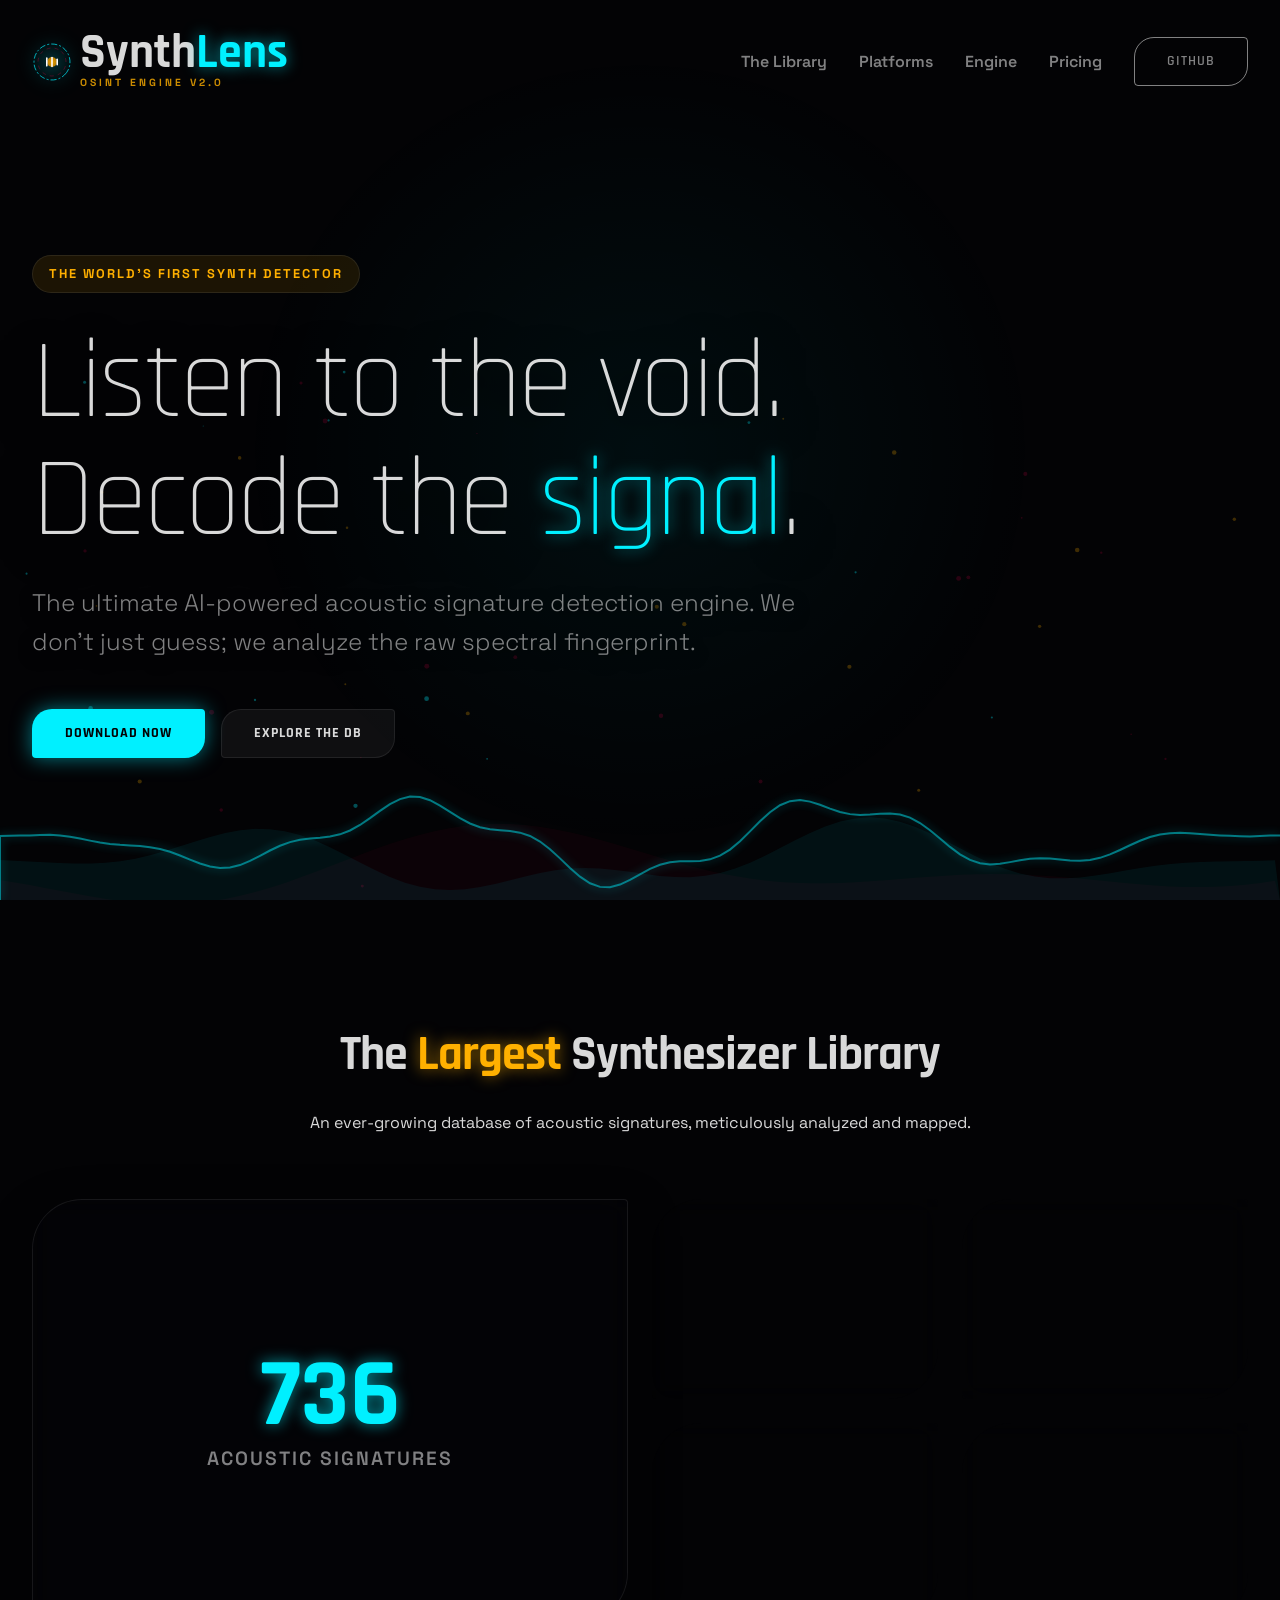
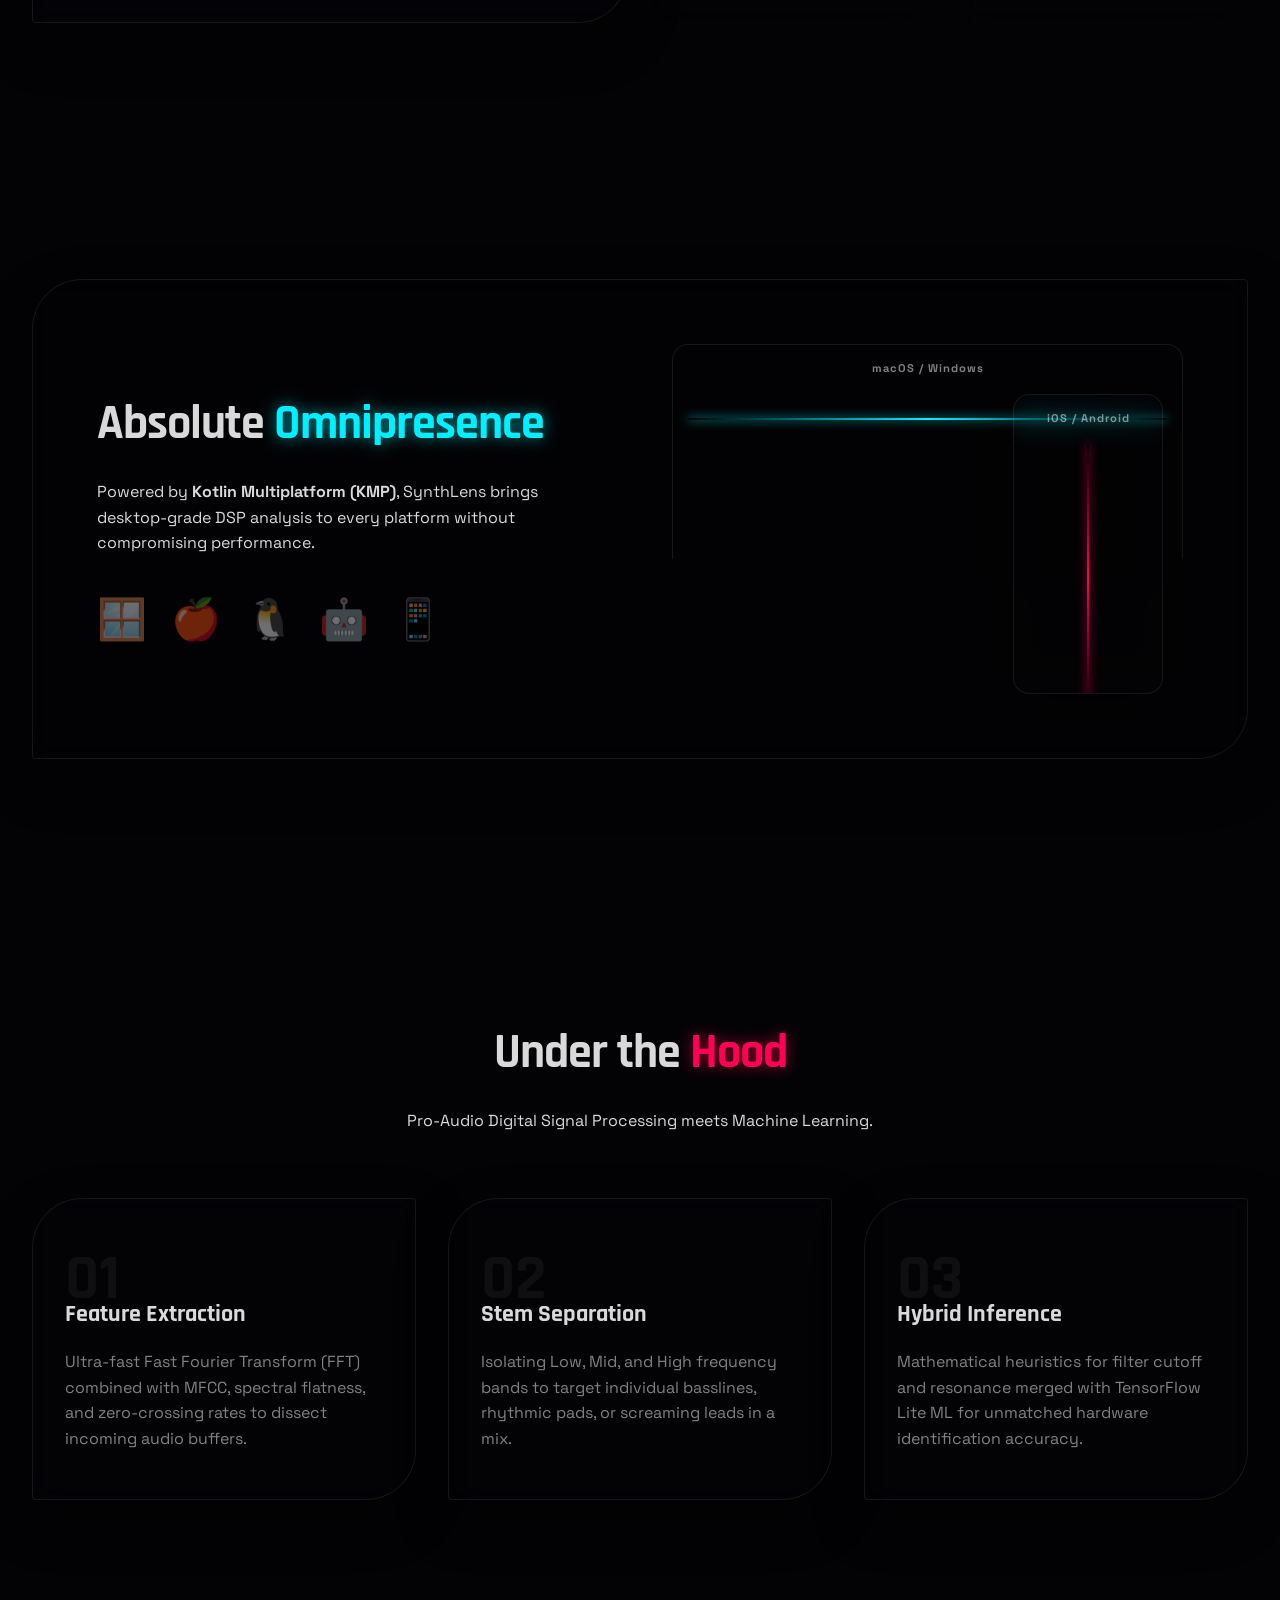
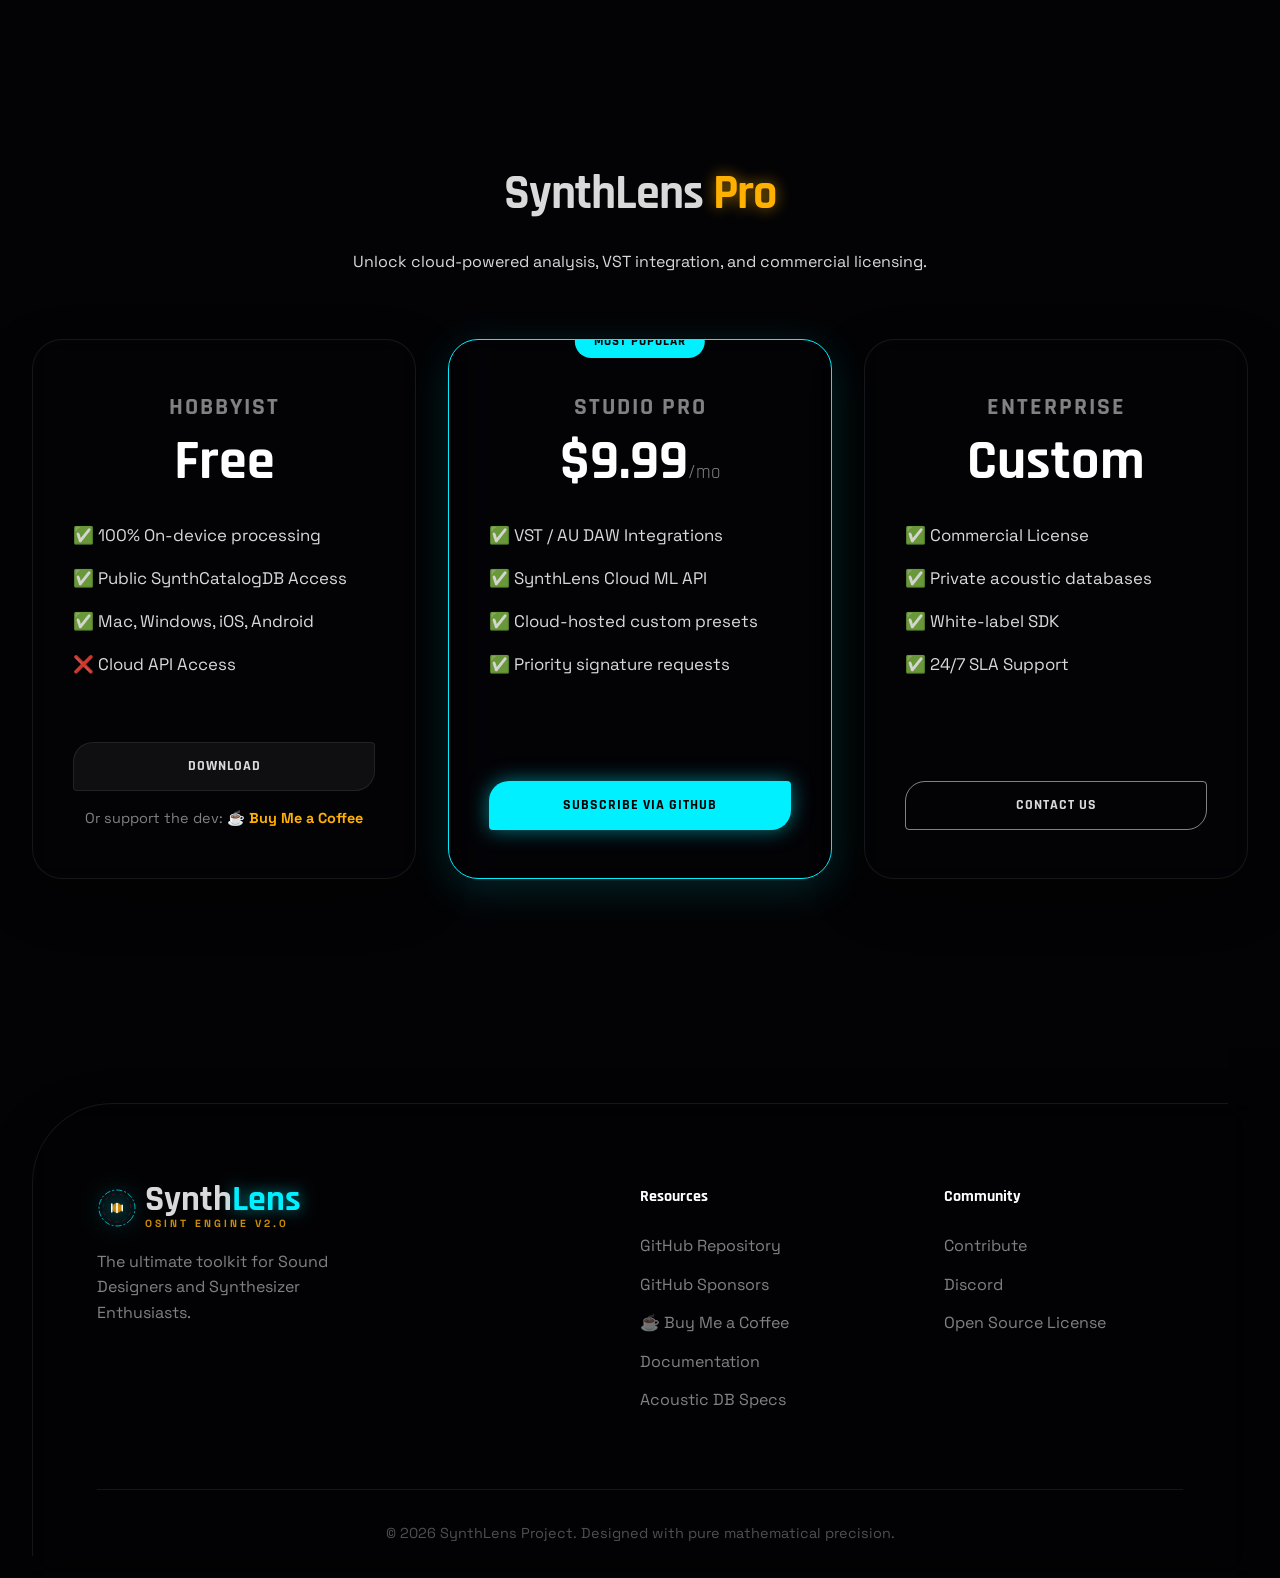
<file: DOCS/index.html>
<!DOCTYPE html>
<html lang="en">
<head>
    <meta charset="UTF-8">
    <meta name="viewport" content="width=device-width, initial-scale=1.0">
    <meta name="description" content="SynthLens - The World's First AI-Powered Synthesizer Detector and the Largest Acoustic Signature Library.">
    <title>SynthLens | The Ultimate Synthesizer Analyzer</title>
    
    <!-- Google Fonts: Asymmetric & Futuristic -->
    <link rel="preconnect" href="https://fonts.googleapis.com">
    <link rel="preconnect" href="https://fonts.gstatic.com" crossorigin>
    <link href="https://fonts.googleapis.com/css2?family=Rajdhani:wght@500;700;900&family=Space+Grotesk:wght@300;400;700&display=swap" rel="stylesheet">
    
    <link rel="stylesheet" href="style.css">
</head>
<body>
    <!-- The Synthesizer Spacecraft Video Background -->
    <video class="bg-graveyard" autoplay loop muted playsinline>
        <source src="images/bg-video.mp4" type="video/mp4">
    </video>
    
    <!-- The Interactive Mouse Spotlight -->
    <div class="mouse-spotlight"></div>

    <!-- The Audio Spectrum Canvas (Now restricted to the bottom to avoid clashing) -->
    <canvas id="spectrumCanvas"></canvas>

    <div class="site-wrapper">
        <!-- Header -->
        <header class="header fade-in-up">
            <div class="logo hover-magnetic">
                <svg class="logo-svg" width="40" height="40" viewBox="0 0 100 100" xmlns="http://www.w3.org/2000/svg" style="filter: drop-shadow(0 0 10px var(--synth-cyan));">
                    <!-- Tech Ring -->
                    <circle cx="50" cy="50" r="45" fill="none" stroke="var(--synth-cyan)" stroke-width="2" stroke-dasharray="15 5 5 5" opacity="0.8">
                        <animateTransform attributeName="transform" type="rotate" from="0 50 50" to="360 50 50" dur="20s" repeatCount="indefinite" />
                    </circle>
                    <!-- Inner Ring -->
                    <circle cx="50" cy="50" r="35" fill="none" stroke="var(--synth-magenta)" stroke-width="1" stroke-dasharray="10 10" opacity="0.6">
                        <animateTransform attributeName="transform" type="rotate" from="360 50 50" to="0 50 50" dur="15s" repeatCount="indefinite" />
                    </circle>
                    <!-- Center Core (Lens/Eye) -->
                    <circle cx="50" cy="50" r="15" fill="url(#core-grad)" opacity="0.9">
                        <animate attributeName="r" values="12; 16; 12" dur="2s" repeatCount="indefinite" />
                    </circle>
                    <!-- Audio Wave Bars -->
                    <rect x="35" y="40" width="4" height="20" fill="#fff" rx="2">
                        <animate attributeName="height" values="10; 25; 10" dur="0.8s" repeatCount="indefinite" />
                        <animate attributeName="y" values="45; 37.5; 45" dur="0.8s" repeatCount="indefinite" />
                    </rect>
                    <rect x="48" y="30" width="4" height="40" fill="#fff" rx="2">
                        <animate attributeName="height" values="20; 50; 20" dur="0.5s" repeatCount="indefinite" />
                        <animate attributeName="y" values="40; 25; 40" dur="0.5s" repeatCount="indefinite" />
                    </rect>
                    <rect x="61" y="40" width="4" height="20" fill="#fff" rx="2">
                        <animate attributeName="height" values="15; 35; 15" dur="0.7s" repeatCount="indefinite" />
                        <animate attributeName="y" values="42.5; 32.5; 42.5" dur="0.7s" repeatCount="indefinite" />
                    </rect>
                    <defs>
                        <radialGradient id="core-grad" cx="50%" cy="50%" r="50%" fx="50%" fy="50%">
                            <stop offset="0%" stop-color="var(--synth-amber)" />
                            <stop offset="100%" stop-color="#cc8800" />
                        </radialGradient>
                    </defs>
                </svg>
                <div class="logo-text" style="display: flex; flex-direction: column; align-items: flex-start;">
                    <h1 style="line-height: 0.9; margin: 0; padding: 0;">Synth<span class="highlight-cyan">Lens</span></h1>
                    <span class="logo-version" style="font-size: 0.65rem; color: var(--synth-amber); letter-spacing: 3px; text-transform: uppercase; font-family: var(--font-body); font-weight: 700; opacity: 0.8;">OSINT Engine v2.0</span>
                </div>
            </div>
            <nav class="nav">
                <a href="#library">The Library</a>
                <a href="#platforms">Platforms</a>
                <a href="#engine">Engine</a>
                <a href="#pricing">Pricing</a>
                <a href="https://github.com/dixi3stdgdl-design/synthlens" target="_blank" class="btn btn-outline">GitHub</a>
            </nav>
        </header>

        <!-- Hero Section -->
        <section class="hero">
            <div class="hero-content">
                <div class="hero-badge fade-in-up delay-1">THE WORLD'S FIRST SYNTH DETECTOR</div>
                <h1 class="hero-title fade-in-up delay-2">Listen to the void.<br>Decode the <span class="highlight-cyan">signal</span>.</h1>
                <p class="hero-subtitle fade-in-up delay-3">The ultimate AI-powered acoustic signature detection engine. We don't just guess; we analyze the raw spectral fingerprint.</p>
                <div class="hero-actions fade-in-up delay-4">
                    <a href="https://github.com/drbea/SynthLens/releases" class="btn btn-primary glow-btn">Download Now</a>
                    <a href="#library" class="btn btn-secondary">Explore the DB</a>
                </div>
            </div>
        </section>

        <!-- The Largest Library Section -->
        <section id="library" class="library-section section">
            <div class="section-header fade-in-up delay-1">
                <h3 class="section-title">The <span class="highlight-amber">Largest</span> Synthesizer Library</h3>
                <p>An ever-growing database of acoustic signatures, meticulously analyzed and mapped.</p>
            </div>
            
            <div class="bento-grid">
                <!-- Counter Card -->
                <div class="bento-card glass-panel col-span-2 row-span-2 flex-center fade-in-up delay-2">
                    <div class="counter-box">
                        <span class="counter-number highlight-cyan" data-target="2450">0</span>
                        <span class="counter-label">Acoustic Signatures</span>
                    </div>
                </div>
                
                <!-- Brand Cards with cascading delays -->
                <div class="bento-card glass-panel brand-card fade-in-up delay-3">
                    <div class="brand-name">MOOG</div>
                    <div class="brand-bg moog-bg"></div>
                </div>
                <div class="bento-card glass-panel brand-card fade-in-up delay-4">
                    <div class="brand-name">ROLAND</div>
                    <div class="brand-bg roland-bg"></div>
                </div>
                <div class="bento-card glass-panel brand-card fade-in-up delay-5">
                    <div class="brand-name">KORG</div>
                    <div class="brand-bg korg-bg"></div>
                </div>
                <div class="bento-card glass-panel brand-card fade-in-up delay-6">
                    <div class="brand-name">SEQUENTIAL</div>
                    <div class="brand-bg seq-bg"></div>
                </div>
            </div>
        </section>

        <!-- Multi-Platform Section -->
        <section id="platforms" class="platforms-section section">
            <div class="platform-container glass-panel fade-in-up delay-1">
                <div class="platform-text">
                    <h3 class="section-title fade-in-up delay-2">Absolute <span class="highlight-cyan">Omnipresence</span></h3>
                    <p class="fade-in-up delay-3">Powered by <strong>Kotlin Multiplatform (KMP)</strong>, SynthLens brings desktop-grade DSP analysis to every platform without compromising performance.</p>
                    <div class="platform-icons fade-in-up delay-4">
                        <div class="p-icon" title="Windows">🪟</div>
                        <div class="p-icon" title="macOS">🍎</div>
                        <div class="p-icon" title="Linux">🐧</div>
                        <div class="p-icon" title="Android">🤖</div>
                        <div class="p-icon" title="iOS">📱</div>
                    </div>
                </div>
                <div class="platform-visual fade-in-up delay-5">
                    <div class="device-stack">
                        <div class="mock-device desktop glass-panel hover-magnetic">
                            <div class="mock-header">macOS / Windows</div>
                            <div class="wave-line"></div>
                        </div>
                        <div class="mock-device mobile glass-panel hover-magnetic">
                            <div class="mock-header">iOS / Android</div>
                            <div class="wave-line vertical"></div>
                        </div>
                    </div>
                </div>
            </div>
        </section>

        <!-- Engine Section -->
        <section id="engine" class="engine-section section">
            <div class="section-header fade-in-up delay-1">
                <h3 class="section-title">Under the <span class="highlight-magenta">Hood</span></h3>
                <p>Pro-Audio Digital Signal Processing meets Machine Learning.</p>
            </div>
            <div class="engine-steps">
                <div class="step-card glass-panel hover-magnetic fade-in-up delay-2">
                    <div class="step-number">01</div>
                    <h4>Feature Extraction</h4>
                    <p>Ultra-fast Fast Fourier Transform (FFT) combined with MFCC, spectral flatness, and zero-crossing rates to dissect incoming audio buffers.</p>
                </div>
                <div class="step-card glass-panel hover-magnetic fade-in-up delay-3">
                    <div class="step-number">02</div>
                    <h4>Stem Separation</h4>
                    <p>Isolating Low, Mid, and High frequency bands to target individual basslines, rhythmic pads, or screaming leads in a mix.</p>
                </div>
                <div class="step-card glass-panel hover-magnetic fade-in-up delay-4">
                    <div class="step-number">03</div>
                    <h4>Hybrid Inference</h4>
                    <p>Mathematical heuristics for filter cutoff and resonance merged with TensorFlow Lite ML for unmatched hardware identification accuracy.</p>
                </div>
            </div>
        </section>

        <!-- Pricing Section -->
        <section id="pricing" class="pricing-section section">
            <div class="section-header fade-in-up delay-1">
                <h3 class="section-title">SynthLens <span class="highlight-amber">Pro</span></h3>
                <p>Unlock cloud-powered analysis, VST integration, and commercial licensing.</p>
            </div>
            
            <div class="pricing-grid">
                <!-- Free Tier -->
                <div class="pricing-card glass-panel hover-magnetic fade-in-up delay-2">
                    <div class="pricing-header">
                        <h4>Hobbyist</h4>
                        <div class="price">Free</div>
                    </div>
                    <ul class="pricing-features">
                        <li>✅ 100% On-device processing</li>
                        <li>✅ Public SynthCatalogDB Access</li>
                        <li>✅ Mac, Windows, iOS, Android</li>
                        <li>❌ Cloud API Access</li>
                    </ul>
                    <a href="https://github.com/dixi3stdgdl-design/synthlens/releases" class="btn btn-secondary w-100">Download</a>
                    <div style="text-align: center; margin-top: 1rem; font-size: 0.9rem;">
                        <span style="color: var(--text-secondary);">Or support the dev: </span>
                        <a href="https://www.buymeacoffee.com/dixi3stdgdl" target="_blank" style="color: var(--synth-amber); text-decoration: none; font-weight: bold;">☕ Buy Me a Coffee</a>
                    </div>
                </div>

                <!-- Pro Tier -->
                <div class="pricing-card glass-panel hover-magnetic popular fade-in-up delay-3">
                    <div class="popular-badge">MOST POPULAR</div>
                    <div class="pricing-header">
                        <h4>Studio Pro</h4>
                        <div class="price">$9.99<span>/mo</span></div>
                    </div>
                    <ul class="pricing-features">
                        <li>✅ VST / AU DAW Integrations</li>
                        <li>✅ SynthLens Cloud ML API</li>
                        <li>✅ Cloud-hosted custom presets</li>
                        <li>✅ Priority signature requests</li>
                    </ul>
                    <a href="https://github.com/sponsors/dixi3stdgdl-design" class="btn btn-primary glow-btn w-100">Subscribe via GitHub</a>
                </div>

                <!-- Enterprise Tier -->
                <div class="pricing-card glass-panel hover-magnetic fade-in-up delay-4">
                    <div class="pricing-header">
                        <h4>Enterprise</h4>
                        <div class="price">Custom</div>
                    </div>
                    <ul class="pricing-features">
                        <li>✅ Commercial License</li>
                        <li>✅ Private acoustic databases</li>
                        <li>✅ White-label SDK</li>
                        <li>✅ 24/7 SLA Support</li>
                    </ul>
                    <a href="mailto:contact@synthlens.com" class="btn btn-outline w-100">Contact Us</a>
                </div>
            </div>
        </section>

        <!-- Footer Pro -->
        <footer class="footer glass-panel fade-in-up delay-1">
            <div class="footer-grid">
                <div class="footer-brand">
                    <div class="logo hover-magnetic">
                        <svg class="logo-svg" width="40" height="40" viewBox="0 0 100 100" xmlns="http://www.w3.org/2000/svg" style="filter: drop-shadow(0 0 10px var(--synth-cyan));">
                            <!-- Tech Ring -->
                            <circle cx="50" cy="50" r="45" fill="none" stroke="var(--synth-cyan)" stroke-width="2" stroke-dasharray="15 5 5 5" opacity="0.8">
                                <animateTransform attributeName="transform" type="rotate" from="0 50 50" to="360 50 50" dur="20s" repeatCount="indefinite" />
                            </circle>
                            <!-- Inner Ring -->
                            <circle cx="50" cy="50" r="35" fill="none" stroke="var(--synth-magenta)" stroke-width="1" stroke-dasharray="10 10" opacity="0.6">
                                <animateTransform attributeName="transform" type="rotate" from="360 50 50" to="0 50 50" dur="15s" repeatCount="indefinite" />
                            </circle>
                            <!-- Center Core (Lens/Eye) -->
                            <circle cx="50" cy="50" r="15" fill="url(#core-grad-footer)" opacity="0.9">
                                <animate attributeName="r" values="12; 16; 12" dur="2s" repeatCount="indefinite" />
                            </circle>
                            <!-- Audio Wave Bars -->
                            <rect x="35" y="40" width="4" height="20" fill="#fff" rx="2">
                                <animate attributeName="height" values="10; 25; 10" dur="0.8s" repeatCount="indefinite" />
                                <animate attributeName="y" values="45; 37.5; 45" dur="0.8s" repeatCount="indefinite" />
                            </rect>
                            <rect x="48" y="30" width="4" height="40" fill="#fff" rx="2">
                                <animate attributeName="height" values="20; 50; 20" dur="0.5s" repeatCount="indefinite" />
                                <animate attributeName="y" values="40; 25; 40" dur="0.5s" repeatCount="indefinite" />
                            </rect>
                            <rect x="61" y="40" width="4" height="20" fill="#fff" rx="2">
                                <animate attributeName="height" values="15; 35; 15" dur="0.7s" repeatCount="indefinite" />
                                <animate attributeName="y" values="42.5; 32.5; 42.5" dur="0.7s" repeatCount="indefinite" />
                            </rect>
                            <defs>
                                <radialGradient id="core-grad-footer" cx="50%" cy="50%" r="50%" fx="50%" fy="50%">
                                    <stop offset="0%" stop-color="var(--synth-amber)" />
                                    <stop offset="100%" stop-color="#cc8800" />
                                </radialGradient>
                            </defs>
                        </svg>
                        <div class="logo-text" style="display: flex; flex-direction: column; align-items: flex-start;">
                            <h2 style="line-height: 0.9; margin: 0; padding: 0;">Synth<span class="highlight-cyan">Lens</span></h2>
                            <span class="logo-version" style="font-size: 0.65rem; color: var(--synth-amber); letter-spacing: 3px; text-transform: uppercase; font-family: var(--font-body); font-weight: 700; opacity: 0.8;">OSINT Engine v2.0</span>
                        </div>
                    </div>
                    <p class="tagline">The ultimate toolkit for Sound Designers and Synthesizer Enthusiasts.</p>
                </div>
                <div class="footer-links-col">
                    <h4>Resources</h4>
                    <a href="https://github.com/dixi3stdgdl-design/synthlens">GitHub Repository</a>
                    <a href="https://github.com/sponsors/dixi3stdgdl-design">GitHub Sponsors</a>
                    <a href="https://www.buymeacoffee.com/dixi3stdgdl" target="_blank">☕ Buy Me a Coffee</a>
                    <a href="#">Documentation</a>
                    <a href="#">Acoustic DB Specs</a>
                </div>
                <div class="footer-links-col">
                    <h4>Community</h4>
                    <a href="#">Contribute</a>
                    <a href="#">Discord</a>
                    <a href="#">Open Source License</a>
                </div>
            </div>
            <div class="footer-bottom">
                &copy; 2026 SynthLens Project. Designed with pure mathematical precision.
            </div>
        </footer>
    </div>

    <script src="script.js"></script>
</body>
</html>
</file>
<file: DOCS/style.css>
:root {
    /* Pro Audio Deep Aesthetic */
    --synth-cyan: #00F0FF;
    --synth-magenta: #FF0055;
    --synth-amber: #FFB000;
    --synth-green: #00FF66;
    
    --bg-dark: #030305;
    --bg-panel: rgba(10, 10, 15, 0.05); /* Ultra translucent */
    --bg-card: rgba(15, 15, 20, 0.1);
    
    --text-primary: rgba(255, 255, 255, 0.85); /* Translucent text */
    --text-secondary: rgba(255, 255, 255, 0.5);
    
    --font-heading: 'Rajdhani', sans-serif;
    --font-body: 'Space Grotesk', sans-serif;
    
    --glass-border: 1px solid rgba(255, 255, 255, 0.08);
}

* {
    margin: 0;
    padding: 0;
    box-sizing: border-box;
}

body {
    background-color: var(--bg-dark);
    color: var(--text-primary);
    font-family: var(--font-body);
    line-height: 1.6;
    overflow-x: hidden;
    /* Initialize CSS vars for spotlight */
    --mouse-x: 50vw;
    --mouse-y: 50vh;
}

/* 1. Synth Graveyard Background (True Flashlight Effect) */
.bg-graveyard {
    position: fixed;
    top: 0;
    left: 0;
    width: 100vw;
    height: 100vh;
    object-fit: cover;
    z-index: -3;
    opacity: 0.9; /* Vibrant when illuminated */
    filter: saturate(1.1) contrast(1.1);
    /* This mask hides the image everywhere EXCEPT near the mouse */
    -webkit-mask-image: radial-gradient(
        circle 500px at var(--mouse-x) var(--mouse-y), 
        black 0%, 
        transparent 80%
    );
    mask-image: radial-gradient(
        circle 500px at var(--mouse-x) var(--mouse-y), 
        black 0%, 
        transparent 80%
    );
}

/* 2. Interactive Mouse Spotlight (Subtle cyan glow) */
.mouse-spotlight {
    position: fixed;
    top: 0;
    left: 0;
    width: 100vw;
    height: 100vh;
    z-index: -2;
    pointer-events: none;
    background: radial-gradient(
        circle 500px at var(--mouse-x) var(--mouse-y), 
        rgba(0, 240, 255, 0.05), 
        transparent 80%
    );
    transition: background 0.1s ease;
}

/* 3. Audio Spectrum Canvas */
#spectrumCanvas {
    position: fixed;
    bottom: 0; /* Keep it restricted to bottom half */
    left: 0;
    width: 100vw;
    height: 60vh;
    z-index: -1;
    pointer-events: none;
    opacity: 0.8;
}

/* Typography & Highlights */
h1, h2, h3, h4, .logo { font-family: var(--font-heading); }
.highlight-cyan { color: var(--synth-cyan); text-shadow: 0 0 15px rgba(0, 240, 255, 0.6); }
.highlight-magenta { color: var(--synth-magenta); text-shadow: 0 0 15px rgba(255, 0, 85, 0.6); }
.highlight-amber { color: var(--synth-amber); text-shadow: 0 0 15px rgba(255, 176, 0, 0.6); }

/* Glassmorphism Utilities */
.glass-panel {
    background: var(--bg-panel);
    backdrop-filter: blur(12px);
    -webkit-backdrop-filter: blur(12px);
    border: var(--glass-border);
    box-shadow: 0 20px 50px rgba(0, 0, 0, 0.4);
    /* Asymmetrical border radius for chaotic vibe */
    border-radius: 50px 4px 50px 4px;
    position: relative;
    overflow: hidden;
}

/* Click Ripple Effect */
.ripple {
    position: fixed;
    border-radius: 50%;
    transform: scale(0);
    animation: ripple-animation 0.6s cubic-bezier(0.25, 1, 0.5, 1);
    background: radial-gradient(circle, var(--synth-cyan) 0%, var(--synth-magenta) 70%, transparent 100%);
    opacity: 0.6;
    pointer-events: none;
    z-index: 9999;
    mix-blend-mode: screen;
}

@keyframes ripple-animation {
    to {
        transform: scale(4);
        opacity: 0;
    }
}

.site-wrapper {
    position: relative;
    z-index: 1;
    max-width: 1300px;
    margin: 0 auto;
    padding: 0 2rem;
}

/* Header */
.header {
    display: flex;
    justify-content: space-between;
    align-items: center;
    padding: 2rem 0;
    margin-top: 0;
}
.logo { display: flex; align-items: center; gap: 0.5rem; font-size: 1.5rem; font-weight: 900; }
.nav { display: flex; gap: 2rem; align-items: center; }
.nav a { color: var(--text-secondary); text-decoration: none; font-weight: 600; transition: color 0.3s ease; }
.nav a:hover { color: var(--text-primary); text-shadow: 0 0 8px rgba(255,255,255,0.5); }

/* Buttons */
.btn {
    display: inline-block;
    padding: 0.75rem 2rem;
    border-radius: 20px 4px 20px 4px;
    text-decoration: none;
    font-weight: 700;
    font-family: var(--font-heading);
    transition: all 0.3s cubic-bezier(0.25, 1, 0.5, 1);
    cursor: pointer;
    text-align: center;
    text-transform: uppercase;
    letter-spacing: 1px;
    font-size: 0.9rem;
}
.btn-outline { border: 1px solid var(--text-secondary); color: var(--text-primary); }
.btn-outline:hover { background: var(--text-primary); color: var(--bg-dark); }
.btn-primary { background: var(--synth-cyan); color: var(--bg-dark); box-shadow: 0 0 20px rgba(0, 240, 255, 0.5); border: 1px solid transparent; }
.btn-primary:hover { background: #fff; box-shadow: 0 0 30px rgba(0, 240, 255, 0.9); transform: scale(1.05); }
.btn-secondary { background: rgba(255, 255, 255, 0.05); color: var(--text-primary); border: var(--glass-border); }
.btn-secondary:hover { background: rgba(255, 255, 255, 0.1); transform: scale(1.05); }

/* Hero Section */
.hero { min-height: 85vh; display: flex; align-items: center; padding: 4rem 0; }
.hero-content { max-width: 900px; }
.hero-badge { display: inline-block; padding: 0.5rem 1rem; border: var(--glass-border); border-radius: 50px; font-size: 0.8rem; font-weight: 700; letter-spacing: 2px; color: var(--synth-amber); margin-bottom: 2rem; background: rgba(255, 176, 0, 0.1); }
.hero-title { font-size: 7rem; line-height: 1.05; margin-bottom: 1.5rem; font-weight: 300; letter-spacing: -3px; text-shadow: 0 10px 40px rgba(0,0,0,0.9); }
.hero-subtitle { font-size: 1.5rem; color: var(--text-secondary); margin-bottom: 3rem; max-width: 800px; font-weight: 300; text-shadow: 0 5px 15px rgba(0,0,0,0.8); }
.hero-actions { display: flex; gap: 1rem; }

/* Generic Section */
.section { padding: 8rem 0; }
.section-header { margin-bottom: 4rem; text-align: center; }
.section-title { font-size: 3rem; margin-bottom: 1rem; font-weight: 800; letter-spacing: -1px; }

/* Bento Grid (Library) */
.bento-grid {
    display: grid;
    grid-template-columns: repeat(4, 1fr);
    grid-template-rows: repeat(2, 200px);
    gap: 1.5rem;
}
.bento-card {
    padding: 2rem;
    position: relative;
    overflow: hidden;
    transition: transform 0.4s cubic-bezier(0.25, 1, 0.5, 1), border-color 0.4s ease;
    background: var(--bg-card);
}
.bento-card:hover { transform: scale(1.02); border-color: rgba(255,255,255,0.3); }
.col-span-2 { grid-column: span 2; }
.row-span-2 { grid-row: span 2; }
.flex-center { display: flex; flex-direction: column; justify-content: center; align-items: center; text-align: center; }

/* Counter Box */
.counter-box .counter-number { font-size: 6rem; font-family: var(--font-heading); font-weight: 900; line-height: 1; display: block; }
.counter-box .counter-label { font-size: 1.2rem; color: var(--text-secondary); letter-spacing: 2px; text-transform: uppercase; font-weight: 600; }

/* Brand Cards */
.brand-card { display: flex; justify-content: center; align-items: center; }
.brand-name { font-family: var(--font-heading); font-size: 2rem; font-weight: 900; color: rgba(255,255,255,0.4); letter-spacing: 4px; z-index: 2; transition: color 0.3s ease, transform 0.3s ease; }
.brand-card:hover .brand-name { color: #fff; transform: scale(1.1); }
.brand-bg { position: absolute; inset: 0; z-index: 1; background-size: cover; background-position: center; opacity: 0; transition: opacity 0.5s ease; filter: grayscale(100%); }
.brand-card:hover .brand-bg { opacity: 0.3; }

/* Platforms Section */
.platform-container { display: grid; grid-template-columns: 1fr 1fr; gap: 4rem; padding: 4rem; align-items: center; }
.platform-icons { display: flex; gap: 1.5rem; margin-top: 2rem; font-size: 2.5rem; }
.p-icon { opacity: 0.5; transition: opacity 0.3s, transform 0.3s cubic-bezier(0.25, 1, 0.5, 1); cursor: default; }
.p-icon:hover { opacity: 1; transform: translateY(-10px); }

.device-stack { position: relative; height: 350px; }
.mock-device { position: absolute; background: rgba(5, 5, 8, 0.1); border: var(--glass-border); border-radius: 16px; padding: 15px; box-shadow: 0 20px 40px rgba(0,0,0,0.4); backdrop-filter: blur(12px); -webkit-backdrop-filter: blur(12px); }
.mock-device.desktop { width: 100%; height: 250px; top: 0; left: 0; z-index: 1; }
.mock-device.mobile { width: 150px; height: 300px; bottom: 0; right: 20px; z-index: 2; background: rgba(10,10,15,0.1); backdrop-filter: blur(12px); -webkit-backdrop-filter: blur(12px); }
.mock-header { font-size: 0.7rem; color: var(--text-secondary); text-align: center; margin-bottom: 15px; letter-spacing: 1px; font-weight: 700; }
.wave-line { height: 2px; width: 100%; background: linear-gradient(90deg, transparent, var(--synth-cyan), transparent); margin-top: 40px; box-shadow: 0 0 10px var(--synth-cyan); }
.wave-line.vertical { height: 100%; width: 2px; background: linear-gradient(180deg, transparent, var(--synth-magenta), transparent); margin: 0 auto; box-shadow: 0 0 10px var(--synth-magenta); }

/* Engine Steps */
.engine-steps { display: grid; grid-template-columns: repeat(3, 1fr); gap: 2rem; }
.step-card { padding: 3rem 2rem; background: var(--bg-card); }
.step-number { font-family: var(--font-heading); font-size: 4rem; font-weight: 900; color: rgba(255,255,255,0.05); margin-bottom: -1rem; line-height: 1; transition: color 0.3s ease; }
.step-card:hover .step-number { color: rgba(0,240,255,0.2); }
.step-card h4 { font-size: 1.5rem; margin-bottom: 1rem; position: relative; z-index: 2; }
.step-card p { color: var(--text-secondary); position: relative; z-index: 2; }

/* Hover Magnetic effect (JS will handle logic) */
.hover-magnetic { transition: transform 0.2s cubic-bezier(0.25, 1, 0.5, 1); }

/* Footer Pro */
.footer { margin-top: 6rem; padding: 5rem 4rem 2rem; border-radius: 80px 10px 0 0; }
.footer-grid { display: grid; grid-template-columns: 2fr 1fr 1fr; gap: 4rem; margin-bottom: 4rem; }
.footer-brand .logo { margin-bottom: 1rem; }
.footer-brand .tagline { color: var(--text-secondary); max-width: 300px; }
.footer-links-col h4 { margin-bottom: 1.5rem; color: #fff; }
.footer-links-col a { display: block; color: var(--text-secondary); text-decoration: none; margin-bottom: 0.8rem; transition: color 0.3s, transform 0.3s; }
.footer-links-col a:hover { color: var(--synth-cyan); transform: translateX(5px); }
.footer-bottom { padding-top: 2rem; border-top: var(--glass-border); color: rgba(255,255,255,0.3); font-size: 0.9rem; text-align: center; }

/* Pricing SaaS Section */
.pricing-grid { display: grid; grid-template-columns: repeat(3, 1fr); gap: 2rem; margin-top: 3rem; }
.pricing-card { padding: 3rem 2.5rem; display: flex; flex-direction: column; background: var(--bg-card); position: relative; border-radius: 30px; }
.pricing-card.popular { border: 1px solid var(--synth-cyan); box-shadow: 0 10px 40px rgba(0, 240, 255, 0.15); transform: translateY(-15px); }
.pricing-card.popular:hover { transform: translateY(-20px) scale(1.02); }
.popular-badge { position: absolute; top: -15px; left: 50%; transform: translateX(-50%); background: var(--synth-cyan); color: var(--bg-dark); padding: 0.4rem 1.2rem; border-radius: 20px; font-weight: 800; font-family: var(--font-heading); font-size: 0.8rem; letter-spacing: 1px; }
.pricing-header { margin-bottom: 2rem; text-align: center; }
.pricing-header h4 { font-size: 1.5rem; color: var(--text-secondary); margin-bottom: 0.5rem; text-transform: uppercase; letter-spacing: 2px; }
.pricing-header .price { font-size: 3.5rem; font-family: var(--font-heading); font-weight: 900; color: #fff; line-height: 1; }
.pricing-header .price span { font-size: 1.2rem; color: var(--text-secondary); font-weight: 400; }
.pricing-features { list-style: none; margin-bottom: 3rem; flex-grow: 1; }
.pricing-features li { margin-bottom: 1rem; display: flex; align-items: center; gap: 0.8rem; font-size: 1.05rem; }
.w-100 { width: 100%; text-align: center; display: block; }

/* V3 Cascading Animations */
.fade-in { opacity: 0; transition: opacity 1.2s cubic-bezier(0.25, 1, 0.5, 1); }
.fade-in.visible { opacity: 1; }

/* Slide up and fade with nice cubic bezier */
.fade-in-up { 
    opacity: 0; 
    transform: translateY(50px) scale(0.98); 
    transition: opacity 1s cubic-bezier(0.2, 0.8, 0.2, 1), transform 1s cubic-bezier(0.2, 0.8, 0.2, 1); 
}
.fade-in-up.visible { 
    opacity: 1; 
    transform: translateY(0) scale(1); 
}

/* Staggered Delays for Cascade */
.delay-1 { transition-delay: 0.1s; }
.delay-2 { transition-delay: 0.2s; }
.delay-3 { transition-delay: 0.3s; }
.delay-4 { transition-delay: 0.4s; }
.delay-5 { transition-delay: 0.5s; }
.delay-6 { transition-delay: 0.6s; }

/* Responsive */
@media (max-width: 1000px) {
    .bento-grid { grid-template-columns: 1fr 1fr; }
    .col-span-2 { grid-column: span 1; }
    .platform-container { grid-template-columns: 1fr; }
    .engine-steps { grid-template-columns: 1fr; }
    .footer-grid { grid-template-columns: 1fr; }
}
@media (max-width: 600px) {
    .bento-grid { grid-template-columns: 1fr; }
    .hero-title { font-size: 3.5rem; }
    .nav { display: none; }
}
</file>
